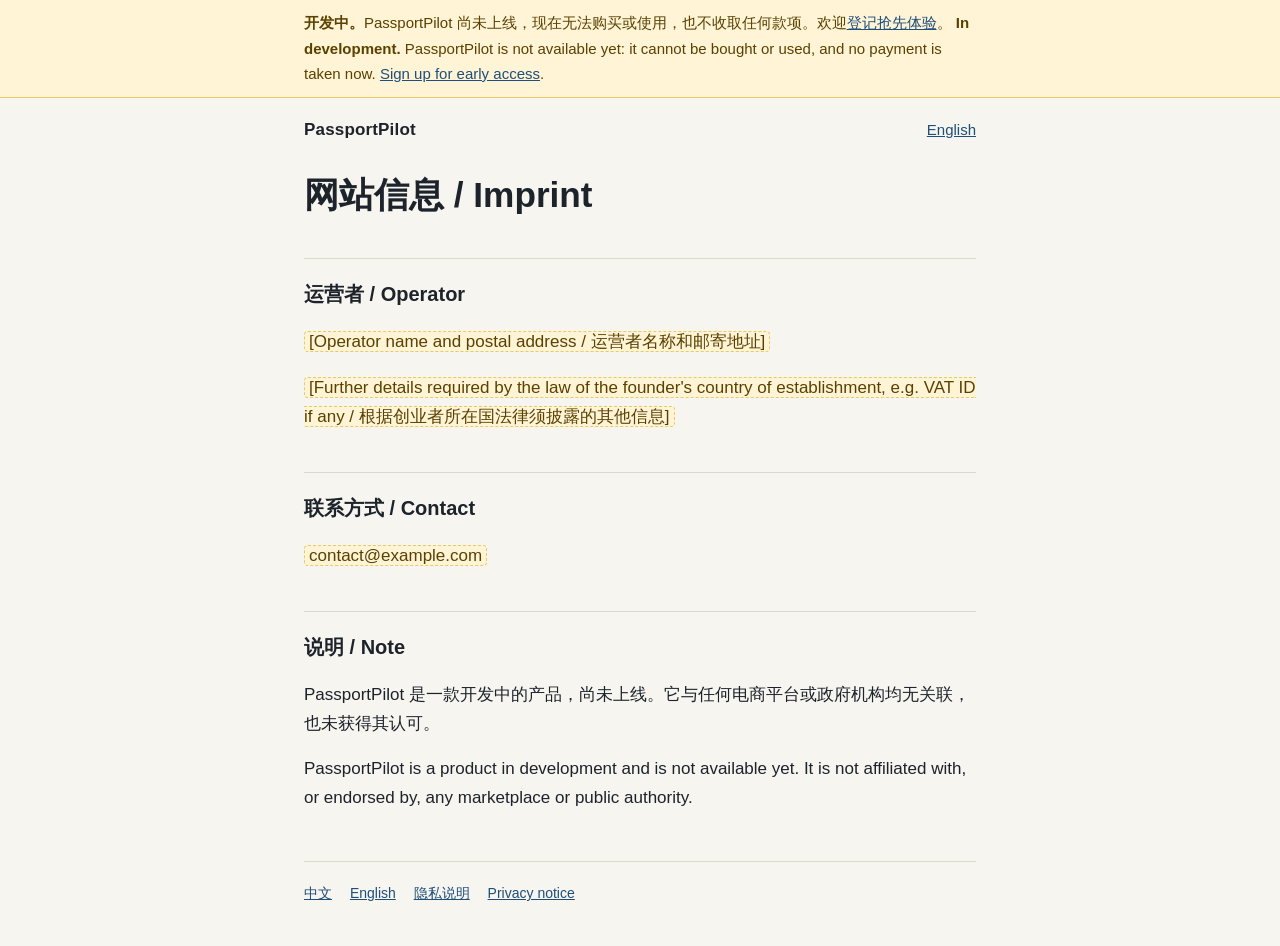
<file: site/imprint.html>
<!doctype html>
<html lang="zh-CN">
<head>
<meta charset="utf-8">
<meta name="viewport" content="width=device-width, initial-scale=1">
<title>PassportPilot：网站信息 / Imprint</title><!-- zh-check -->
<link rel="stylesheet" href="style.css">
</head>
<body>
<!-- DRAFT (FD.2, 2026-10-05). Imprint placeholder, bilingual on one page. The founder fills
     it at FD.3 with what the law of their country of establishment requires (for example, a
     German "Impressum" under § 5 DDG). No personal data is written here by the loop. -->

<div class="status">
  <div class="wrap">
    <strong>开发中。</strong>PassportPilot 尚未上线，现在无法购买或使用，也不收取任何款项。欢迎<a href="index.html#early-access">登记抢先体验</a>。<!-- zh-check -->
    <span lang="en"><strong>In development.</strong> PassportPilot is not available yet: it cannot be bought or used, and no payment is taken now. <a href="en/index.html#early-access">Sign up for early access</a>.</span>
  </div>
</div>

<div class="wrap">
<header class="top">
  <a class="brand" href="./">PassportPilot</a>
  <a class="lang" href="en/index.html" hreflang="en" lang="en">English</a>
</header>

<main>
<h1>网站信息 <span lang="en">/ Imprint</span></h1><!-- zh-check -->

<h2>运营者 <span lang="en">/ Operator</span></h2><!-- zh-check -->
<p><span class="placeholder">[Operator name and postal address / 运营者名称和邮寄地址]</span></p>
<p><span class="placeholder">[Further details required by the law of the founder's country of establishment, e.g. VAT ID if any / 根据创业者所在国法律须披露的其他信息]</span></p>

<h2>联系方式 <span lang="en">/ Contact</span></h2><!-- zh-check -->
<p><span class="placeholder">contact@example.com</span></p>

<h2>说明 <span lang="en">/ Note</span></h2><!-- zh-check -->
<p>PassportPilot 是一款开发中的产品，尚未上线。它与任何电商平台或政府机构均无关联，也未获得其认可。</p><!-- zh-check -->
<p lang="en">PassportPilot is a product in development and is not available yet. It is not
affiliated with, or endorsed by, any marketplace or public authority.</p>
</main>

<footer>
  <nav>
    <a href="./">中文</a>
    <a href="en/index.html" hreflang="en" lang="en">English</a>
    <a href="privacy.html">隐私说明</a><!-- zh-check -->
    <a href="en/privacy.html" lang="en">Privacy notice</a>
  </nav>
</footer>
</div>
</body>
</html>
</file>
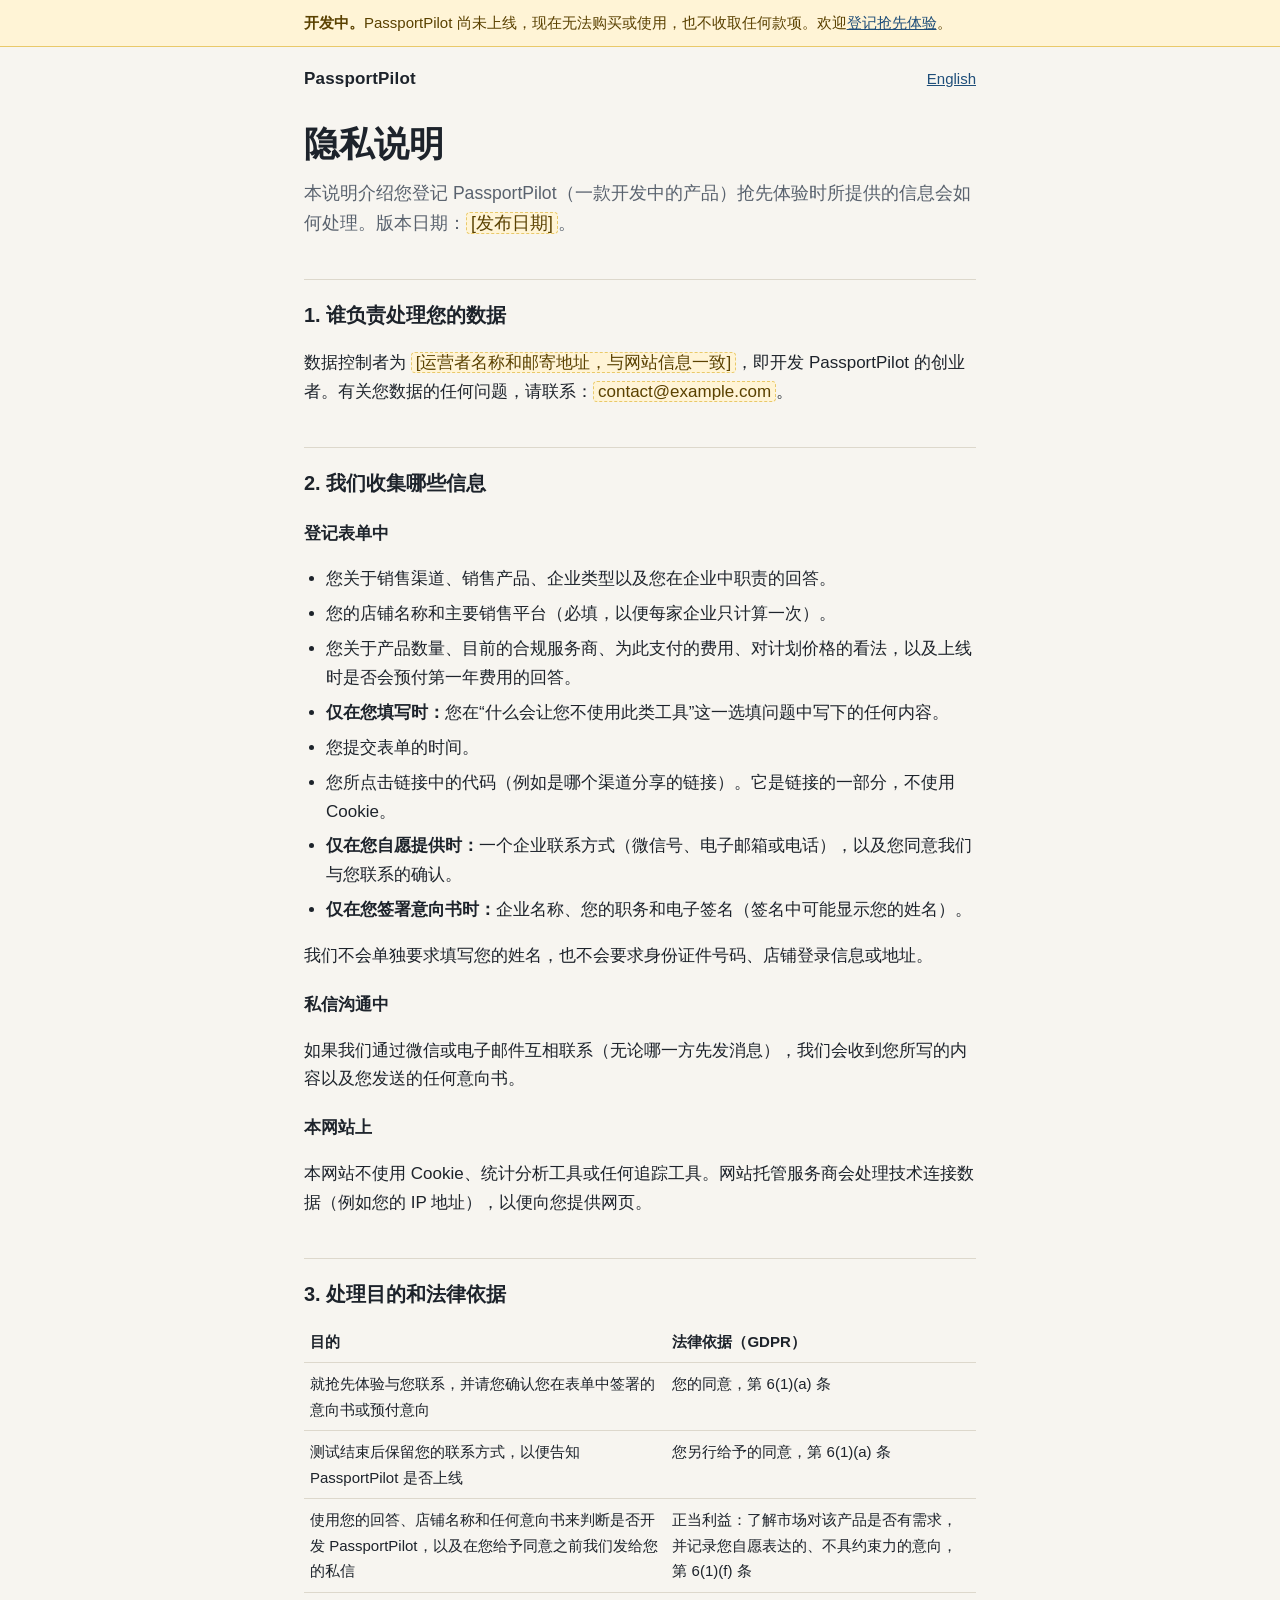
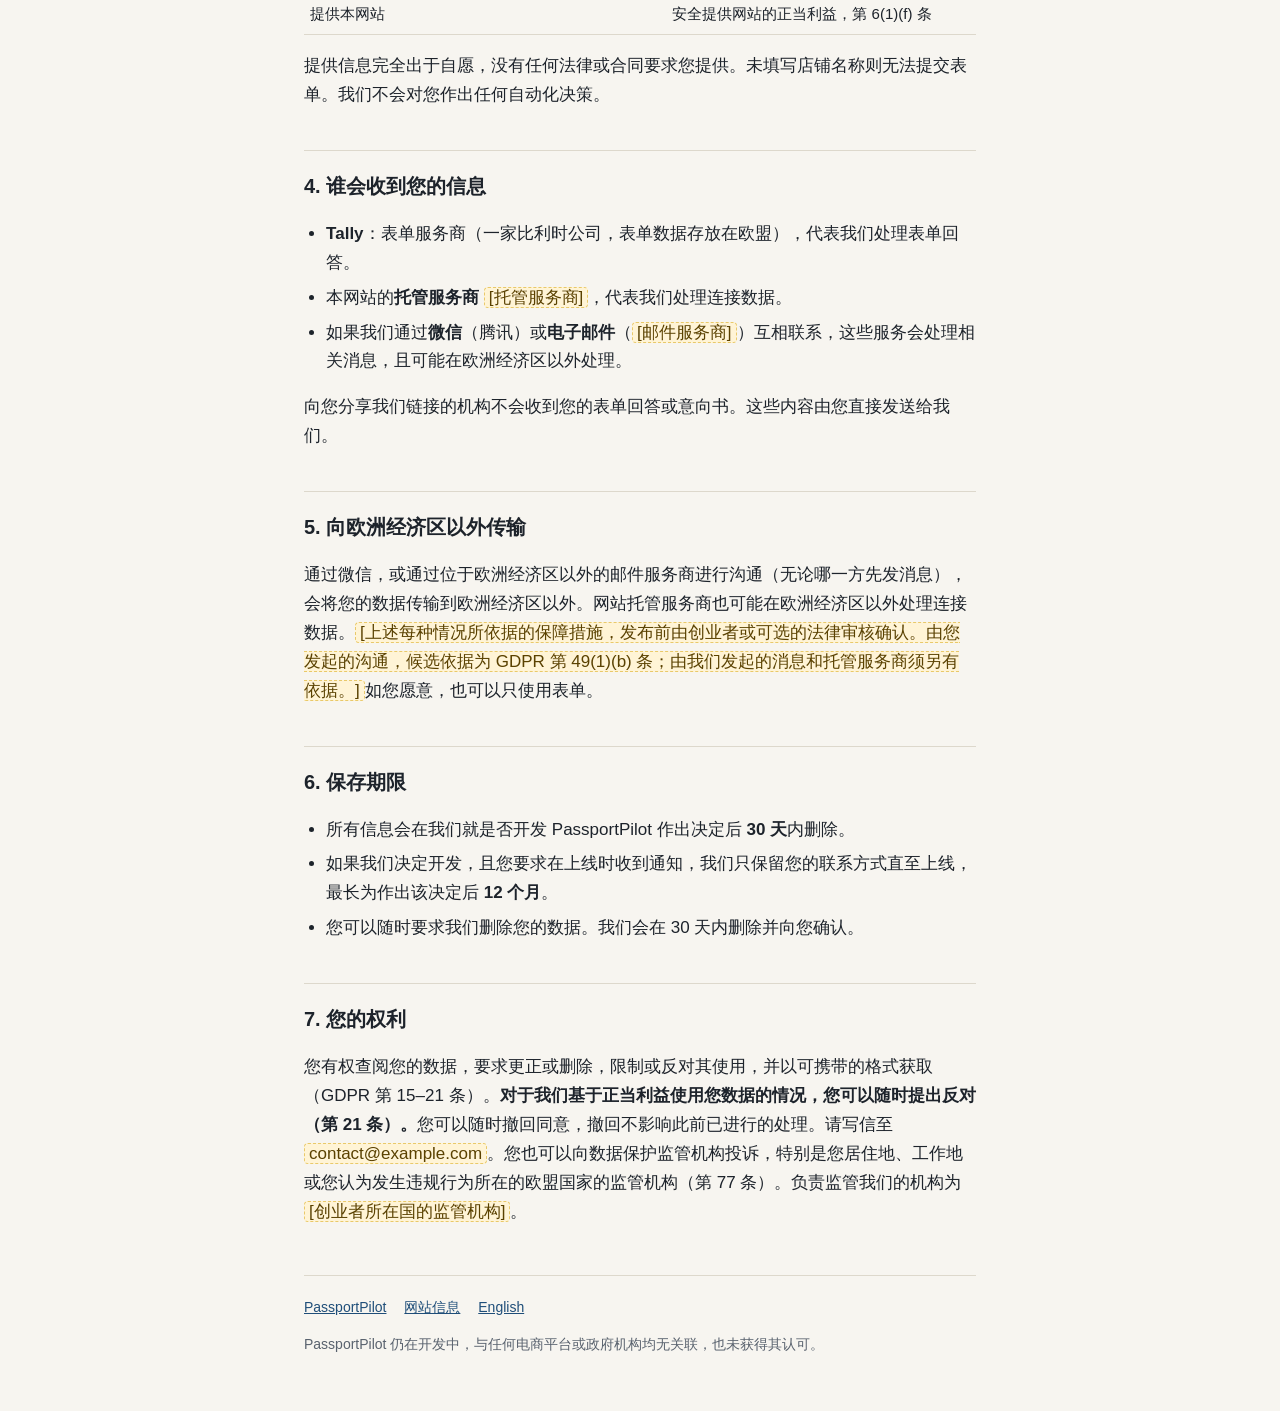
<file: site/privacy.html>
<!doctype html>
<html lang="zh-CN">
<head>
<meta charset="utf-8">
<meta name="viewport" content="width=device-width, initial-scale=1">
<title>PassportPilot：隐私说明</title><!-- zh-check -->
<link rel="stylesheet" href="style.css">
<link rel="alternate" hreflang="en" href="en/privacy.html">
</head>
<body>
<!-- DRAFT (FD.2, 2026-10-05). Simplified Chinese version of en/privacy.html; it must say the
     same. Every element marked zh-check needs a native speaker's review (FD.3). The English
     version is the reference for legal terms. Placeholders are filled by the founder at FD.3. -->

<div class="status">
  <div class="wrap">
    <strong>开发中。</strong>PassportPilot 尚未上线，现在无法购买或使用，也不收取任何款项。欢迎<a href="index.html#early-access">登记抢先体验</a>。<!-- zh-check -->
  </div>
</div>

<div class="wrap">
<header class="top">
  <a class="brand" href="./">PassportPilot</a>
  <a class="lang" href="en/privacy.html" hreflang="en" lang="en">English</a>
</header>

<main>
<h1>隐私说明</h1><!-- zh-check -->
<p class="lead">本说明介绍您登记 PassportPilot（一款开发中的产品）抢先体验时所提供的信息会如何处理。版本日期：<span class="placeholder">[发布日期]</span>。</p><!-- zh-check -->

<h2>1. 谁负责处理您的数据</h2><!-- zh-check -->
<p>数据控制者为 <span class="placeholder">[运营者名称和邮寄地址，与网站信息一致]</span>，即开发 PassportPilot 的创业者。有关您数据的任何问题，请联系：<span class="placeholder">contact@example.com</span>。</p><!-- zh-check -->

<h2>2. 我们收集哪些信息</h2><!-- zh-check -->
<h3>登记表单中</h3><!-- zh-check -->
<ul class="plain">
  <li>您关于销售渠道、销售产品、企业类型以及您在企业中职责的回答。</li><!-- zh-check -->
  <li>您的店铺名称和主要销售平台（必填，以便每家企业只计算一次）。</li><!-- zh-check -->
  <li>您关于产品数量、目前的合规服务商、为此支付的费用、对计划价格的看法，以及上线时是否会预付第一年费用的回答。</li><!-- zh-check -->
  <li><strong>仅在您填写时：</strong>您在“什么会让您不使用此类工具”这一选填问题中写下的任何内容。</li><!-- zh-check -->
  <li>您提交表单的时间。</li><!-- zh-check -->
  <li>您所点击链接中的代码（例如是哪个渠道分享的链接）。它是链接的一部分，不使用 Cookie。</li><!-- zh-check -->
  <li><strong>仅在您自愿提供时：</strong>一个企业联系方式（微信号、电子邮箱或电话），以及您同意我们与您联系的确认。</li><!-- zh-check -->
  <li><strong>仅在您签署意向书时：</strong>企业名称、您的职务和电子签名（签名中可能显示您的姓名）。</li><!-- zh-check -->
</ul>
<p>我们不会单独要求填写您的姓名，也不会要求身份证件号码、店铺登录信息或地址。</p><!-- zh-check -->
<h3>私信沟通中</h3><!-- zh-check -->
<p>如果我们通过微信或电子邮件互相联系（无论哪一方先发消息），我们会收到您所写的内容以及您发送的任何意向书。</p><!-- zh-check -->
<h3>本网站上</h3><!-- zh-check -->
<p>本网站不使用 Cookie、统计分析工具或任何追踪工具。网站托管服务商会处理技术连接数据（例如您的 IP 地址），以便向您提供网页。</p><!-- zh-check -->

<h2>3. 处理目的和法律依据</h2><!-- zh-check -->
<div class="table-scroll">
<table class="plain">
  <tr><th>目的</th><th>法律依据（GDPR）</th></tr><!-- zh-check -->
  <tr><td>就抢先体验与您联系，并请您确认您在表单中签署的意向书或预付意向</td><td>您的同意，第 6(1)(a) 条</td></tr><!-- zh-check -->
  <tr><td>测试结束后保留您的联系方式，以便告知 PassportPilot 是否上线</td><td>您另行给予的同意，第 6(1)(a) 条</td></tr><!-- zh-check -->
  <tr><td>使用您的回答、店铺名称和任何意向书来判断是否开发 PassportPilot，以及在您给予同意之前我们发给您的私信</td>
    <td>正当利益：了解市场对该产品是否有需求，并记录您自愿表达的、不具约束力的意向，第 6(1)(f) 条</td></tr><!-- zh-check -->
  <tr><td>提供本网站</td><td>安全提供网站的正当利益，第 6(1)(f) 条</td></tr><!-- zh-check -->
</table>
</div>
<p>提供信息完全出于自愿，没有任何法律或合同要求您提供。未填写店铺名称则无法提交表单。我们不会对您作出任何自动化决策。</p><!-- zh-check -->

<h2>4. 谁会收到您的信息</h2><!-- zh-check -->
<ul class="plain">
  <li><strong>Tally</strong>：表单服务商（一家比利时公司，表单数据存放在欧盟），代表我们处理表单回答。</li><!-- zh-check -->
  <li>本网站的<strong>托管服务商</strong> <span class="placeholder">[托管服务商]</span>，代表我们处理连接数据。</li><!-- zh-check -->
  <li>如果我们通过<strong>微信</strong>（腾讯）或<strong>电子邮件</strong>（<span class="placeholder">[邮件服务商]</span>）互相联系，这些服务会处理相关消息，且可能在欧洲经济区以外处理。</li><!-- zh-check -->
</ul>
<p>向您分享我们链接的机构不会收到您的表单回答或意向书。这些内容由您直接发送给我们。</p><!-- zh-check -->

<h2>5. 向欧洲经济区以外传输</h2><!-- zh-check -->
<p>通过微信，或通过位于欧洲经济区以外的邮件服务商进行沟通（无论哪一方先发消息），会将您的数据传输到欧洲经济区以外。网站托管服务商也可能在欧洲经济区以外处理连接数据。<span class="placeholder">[上述每种情况所依据的保障措施，发布前由创业者或可选的法律审核确认。由您发起的沟通，候选依据为 GDPR 第 49(1)(b) 条；由我们发起的消息和托管服务商须另有依据。]</span>如您愿意，也可以只使用表单。</p><!-- zh-check -->

<h2>6. 保存期限</h2><!-- zh-check -->
<ul class="plain">
  <li>所有信息会在我们就是否开发 PassportPilot 作出决定后 <strong>30 天</strong>内删除。</li><!-- zh-check -->
  <li>如果我们决定开发，且您要求在上线时收到通知，我们只保留您的联系方式直至上线，最长为作出该决定后 <strong>12 个月</strong>。</li><!-- zh-check -->
  <li>您可以随时要求我们删除您的数据。我们会在 30 天内删除并向您确认。</li><!-- zh-check -->
</ul>

<h2>7. 您的权利</h2><!-- zh-check -->
<p>您有权查阅您的数据，要求更正或删除，限制或反对其使用，并以可携带的格式获取（GDPR 第 15–21 条）。<strong>对于我们基于正当利益使用您数据的情况，您可以随时提出反对（第 21 条）。</strong>您可以随时撤回同意，撤回不影响此前已进行的处理。请写信至 <span class="placeholder">contact@example.com</span>。您也可以向数据保护监管机构投诉，特别是您居住地、工作地或您认为发生违规行为所在的欧盟国家的监管机构（第 77 条）。负责监管我们的机构为 <span class="placeholder">[创业者所在国的监管机构]</span>。</p><!-- zh-check -->
</main>

<footer>
  <nav>
    <a href="./">PassportPilot</a>
    <a href="imprint.html">网站信息</a><!-- zh-check -->
    <a href="en/privacy.html" hreflang="en" lang="en">English</a>
  </nav>
  <p>PassportPilot 仍在开发中，与任何电商平台或政府机构均无关联，也未获得其认可。</p><!-- zh-check -->
</footer>
</div>
</body>
</html>
</file>
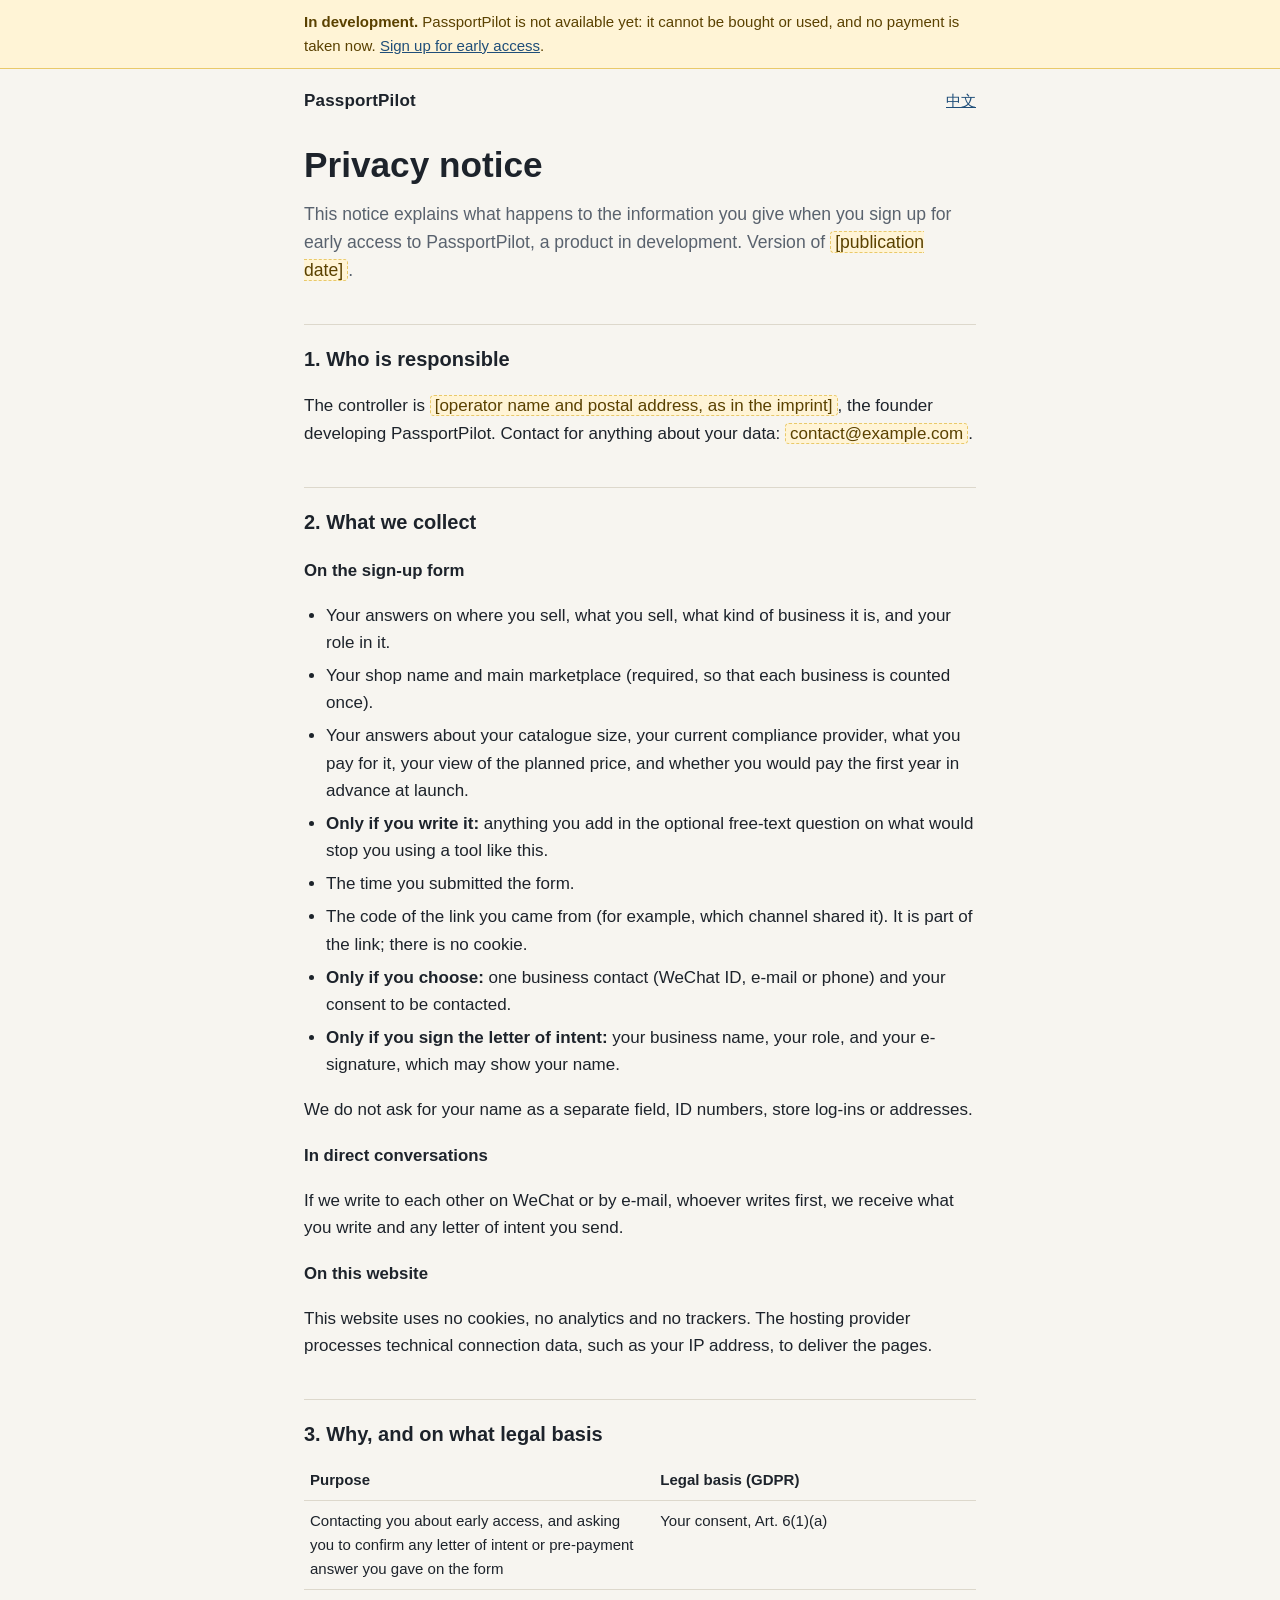
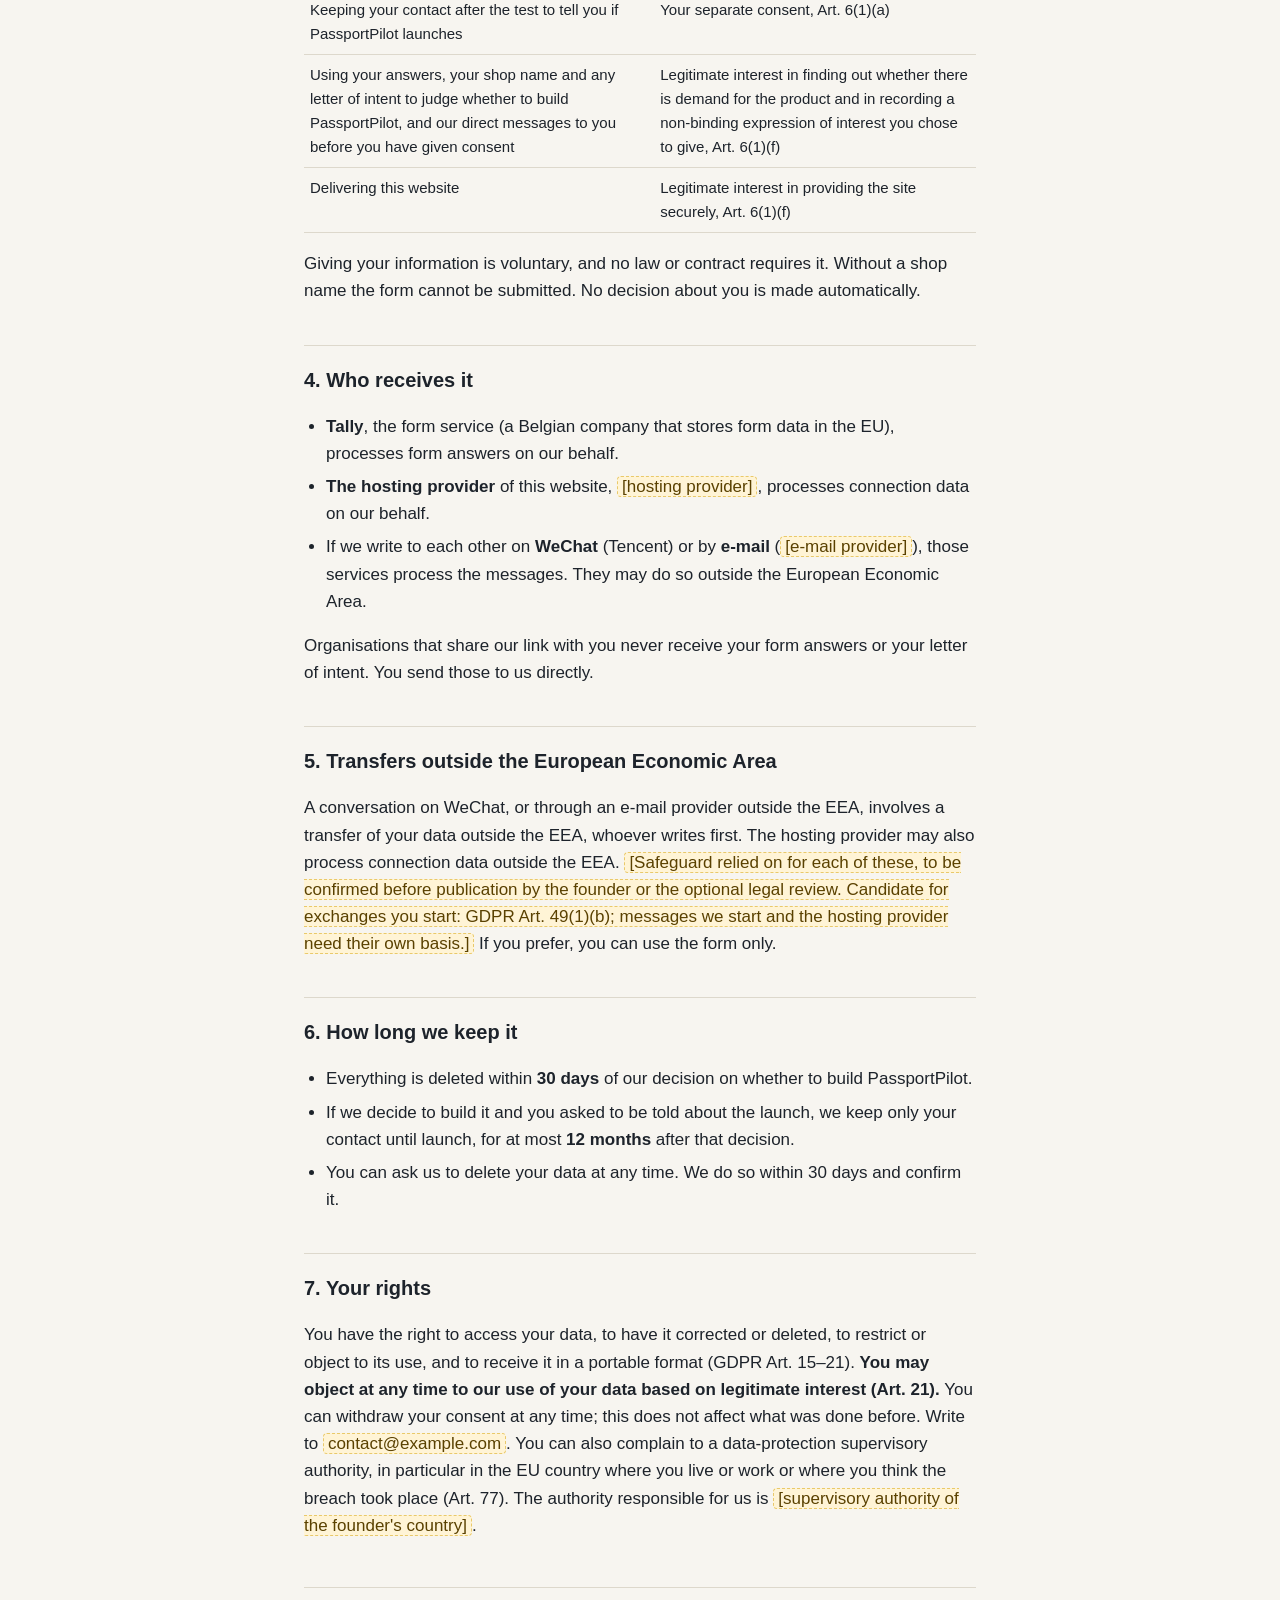
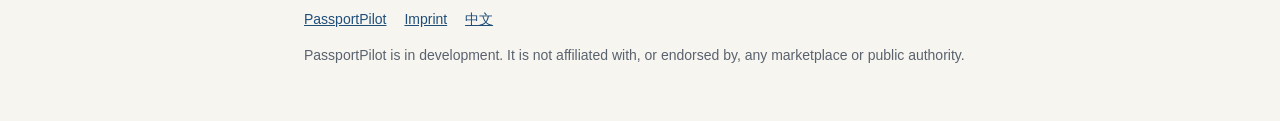
<file: site/en/privacy.html>
<!doctype html>
<html lang="en">
<head>
<meta charset="utf-8">
<meta name="viewport" content="width=device-width, initial-scale=1">
<title>PassportPilot — privacy notice</title>
<link rel="stylesheet" href="../style.css">
<link rel="alternate" hreflang="zh-CN" href="../privacy.html">
</head>
<body>
<!-- DRAFT (FD.2, 2026-10-05). GDPR Art. 13 notice for the early-access sign-up; follows
     PREREG-F §6. Placeholders (class="placeholder") are filled by the founder at FD.3.
     The transfer safeguard in §5 is a candidate, for the optional legal review (PREREG-F §5.4). -->

<div class="status">
  <div class="wrap">
    <strong>In development.</strong> PassportPilot is not available yet: it cannot be bought
    or used, and no payment is taken now. <a href="index.html#early-access">Sign up for early access</a>.
  </div>
</div>

<div class="wrap">
<header class="top">
  <a class="brand" href="./">PassportPilot</a>
  <a class="lang" href="../privacy.html" hreflang="zh-CN" lang="zh-CN">中文</a>
</header>

<main>
<h1>Privacy notice</h1>
<p class="lead">This notice explains what happens to the information you give when you sign
up for early access to PassportPilot, a product in development. Version of
<span class="placeholder">[publication date]</span>.</p>

<h2>1. Who is responsible</h2>
<p>The controller is <span class="placeholder">[operator name and postal address, as in the
imprint]</span>, the founder developing PassportPilot. Contact for anything about your data:
<span class="placeholder">contact@example.com</span>.</p>

<h2>2. What we collect</h2>
<h3>On the sign-up form</h3>
<ul class="plain">
  <li>Your answers on where you sell, what you sell, what kind of business it is, and your
    role in it.</li>
  <li>Your shop name and main marketplace (required, so that each business is counted once).</li>
  <li>Your answers about your catalogue size, your current compliance provider, what you pay
    for it, your view of the planned price, and whether you would pay the first year in
    advance at launch.</li>
  <li><strong>Only if you write it:</strong> anything you add in the optional free-text
    question on what would stop you using a tool like this.</li>
  <li>The time you submitted the form.</li>
  <li>The code of the link you came from (for example, which channel shared it). It is part
    of the link; there is no cookie.</li>
  <li><strong>Only if you choose:</strong> one business contact (WeChat ID, e-mail or phone)
    and your consent to be contacted.</li>
  <li><strong>Only if you sign the letter of intent:</strong> your business name, your role,
    and your e-signature, which may show your name.</li>
</ul>
<p>We do not ask for your name as a separate field, ID numbers, store log-ins or addresses.</p>
<h3>In direct conversations</h3>
<p>If we write to each other on WeChat or by e-mail, whoever writes first, we receive what
you write and any letter of intent you send.</p>
<h3>On this website</h3>
<p>This website uses no cookies, no analytics and no trackers. The hosting provider
processes technical connection data, such as your IP address, to deliver the pages.</p>

<h2>3. Why, and on what legal basis</h2>
<div class="table-scroll">
<table class="plain">
  <tr><th>Purpose</th><th>Legal basis (GDPR)</th></tr>
  <tr><td>Contacting you about early access, and asking you to confirm any letter of intent
    or pre-payment answer you gave on the form</td><td>Your consent, Art. 6(1)(a)</td></tr>
  <tr><td>Keeping your contact after the test to tell you if PassportPilot launches</td><td>Your separate consent, Art. 6(1)(a)</td></tr>
  <tr><td>Using your answers, your shop name and any letter of intent to judge whether to
    build PassportPilot, and our direct messages to you before you have given consent</td>
    <td>Legitimate interest in finding out whether there is demand for the product and in
    recording a non-binding expression of interest you chose to give, Art. 6(1)(f)</td></tr>
  <tr><td>Delivering this website</td><td>Legitimate interest in providing the site securely, Art. 6(1)(f)</td></tr>
</table>
</div>
<p>Giving your information is voluntary, and no law or contract requires it. Without a shop
name the form cannot be submitted. No decision about you is made automatically.</p>

<h2>4. Who receives it</h2>
<ul class="plain">
  <li><strong>Tally</strong>, the form service (a Belgian company that stores form data in
    the EU), processes form answers on our behalf.</li>
  <li><strong>The hosting provider</strong> of this website,
    <span class="placeholder">[hosting provider]</span>, processes connection data on our behalf.</li>
  <li>If we write to each other on <strong>WeChat</strong> (Tencent) or by <strong>e-mail</strong>
    (<span class="placeholder">[e-mail provider]</span>), those services process the messages.
    They may do so outside the European Economic Area.</li>
</ul>
<p>Organisations that share our link with you never receive your form answers or your letter
of intent. You send those to us directly.</p>

<h2>5. Transfers outside the European Economic Area</h2>
<p>A conversation on WeChat, or through an e-mail provider outside the EEA, involves a
transfer of your data outside the EEA, whoever writes first. The hosting provider may also
process connection data outside the EEA. <span class="placeholder">[Safeguard relied on for
each of these, to be confirmed before publication by the founder or the optional legal
review. Candidate for exchanges you start: GDPR Art. 49(1)(b); messages we start and the
hosting provider need their own basis.]</span> If you prefer, you can use the form only.</p>

<h2>6. How long we keep it</h2>
<ul class="plain">
  <li>Everything is deleted within <strong>30 days</strong> of our decision on whether to
    build PassportPilot.</li>
  <li>If we decide to build it and you asked to be told about the launch, we keep only your
    contact until launch, for at most <strong>12 months</strong> after that decision.</li>
  <li>You can ask us to delete your data at any time. We do so within 30 days and confirm it.</li>
</ul>

<h2>7. Your rights</h2>
<p>You have the right to access your data, to have it corrected or deleted, to restrict or
object to its use, and to receive it in a portable format (GDPR Art. 15–21).
<strong>You may object at any time to our use of your data based on legitimate interest
(Art. 21).</strong> You can
withdraw your consent at any time; this does not affect what was done before. Write to
<span class="placeholder">contact@example.com</span>. You can also complain to a data-protection
supervisory authority, in particular in the EU country where you live or work or where you
think the breach took place (Art. 77). The authority responsible for us is
<span class="placeholder">[supervisory authority of the founder's country]</span>.</p>
</main>

<footer>
  <nav>
    <a href="./">PassportPilot</a>
    <a href="../imprint.html">Imprint</a>
    <a href="../privacy.html" hreflang="zh-CN" lang="zh-CN">中文</a>
  </nav>
  <p>PassportPilot is in development. It is not affiliated with, or endorsed by, any
  marketplace or public authority.</p>
</footer>
</div>
</body>
</html>
</file>
<file: site/style.css>
/* PassportPilot fake-door page. Plain CSS, system fonts only (no web-font requests:
   third-party font hosts are slow or blocked in mainland China, and they would be a
   third-party request; CLAUDE.md style rule). */

:root {
  --paper: #f7f5f0;
  --card: #ffffff;
  --ink: #1d232b;
  --muted: #59626e;
  --rule: #ddd8cc;
  --accent: #1f4e79;
  --accent-ink: #ffffff;
  --note-bg: #fff4d6;
  --note-ink: #5a4100;
  --note-rule: #e9c96a;
  --radius: 10px;
  --measure: 44rem;
  font-family: "PingFang SC", "Hiragino Sans GB", "Microsoft YaHei", "Noto Sans CJK SC",
    "Source Han Sans SC", -apple-system, "Segoe UI", Roboto, Helvetica, Arial, sans-serif;
}

@media (prefers-color-scheme: dark) {
  :root {
    --paper: #14181d;
    --card: #1c2128;
    --ink: #e6e8eb;
    --muted: #a3abb5;
    --rule: #333b45;
    --accent: #7fb0e0;
    --accent-ink: #0d1117;
    --note-bg: #3a2f12;
    --note-ink: #f3dc9b;
    --note-rule: #7a6224;
  }
}

* { box-sizing: border-box; }

html { -webkit-text-size-adjust: 100%; }

body {
  margin: 0;
  background: var(--paper);
  color: var(--ink);
  line-height: 1.7;
  font-size: 17px;
}

:lang(en) body, body:lang(en) { line-height: 1.6; }

a { color: var(--accent); }

.wrap {
  max-width: var(--measure);
  margin: 0 auto;
  padding: 0 16px;
}

/* Status strip: the early-access wording of PREREG-F §1.3, on every page. */
.status {
  background: var(--note-bg);
  color: var(--note-ink);
  border-bottom: 1px solid var(--note-rule);
  font-size: 15px;
  padding: 10px 0;
}
.status strong { font-weight: 700; }

header.top {
  display: flex;
  justify-content: space-between;
  align-items: baseline;
  gap: 12px;
  padding: 18px 0 0;
}
.brand { font-weight: 700; letter-spacing: 0.01em; color: var(--ink); text-decoration: none; }
.lang { font-size: 15px; }

h1 {
  font-size: clamp(1.6rem, 5vw, 2.2rem);
  line-height: 1.3;
  margin: 28px 0 12px;
}
h2 {
  font-size: 1.25rem;
  margin: 40px 0 10px;
  padding-top: 18px;
  border-top: 1px solid var(--rule);
}
h3 { font-size: 1.05rem; margin: 20px 0 6px; }

.lead { font-size: 1.1rem; color: var(--muted); margin: 0 0 20px; }

ol.outputs, ul.plain { padding-left: 1.3em; }
ol.outputs li, ul.plain li { margin: 6px 0; }

.steps {
  counter-reset: step;
  list-style: none;
  padding: 0;
}
.steps li {
  counter-increment: step;
  position: relative;
  padding-left: 2.4em;
  margin: 12px 0;
}
.steps li::before {
  content: counter(step);
  position: absolute;
  left: 0;
  top: 0.15em;
  width: 1.7em;
  height: 1.7em;
  border-radius: 50%;
  border: 1.5px solid var(--accent);
  color: var(--accent);
  font-weight: 700;
  font-size: 0.9em;
  text-align: center;
  line-height: 1.6em;
}

.not-list li { list-style: none; position: relative; padding-left: 1.4em; }
.not-list { padding-left: 0; }
.not-list li::before { content: "✕"; position: absolute; left: 0; color: var(--muted); }

.price {
  background: var(--card);
  border: 1px solid var(--rule);
  border-radius: var(--radius);
  padding: 20px;
  margin: 16px 0;
}
.price .figure { font-size: 1.6rem; font-weight: 700; margin: 0; }
.price .figure small { font-size: 1rem; font-weight: 400; color: var(--muted); }
.price p { margin: 8px 0; }
.price .fine { font-size: 15px; color: var(--muted); }

.cta {
  background: var(--card);
  border: 1px solid var(--rule);
  border-radius: var(--radius);
  padding: 20px;
  margin: 16px 0;
}
.button {
  display: inline-block;
  background: var(--accent);
  color: var(--accent-ink);
  text-decoration: none;
  font-weight: 700;
  padding: 12px 22px;
  border-radius: 8px;
  margin: 6px 0 10px;
}
.button:focus-visible, a:focus-visible { outline: 3px solid var(--note-rule); outline-offset: 2px; }
.fine { font-size: 15px; color: var(--muted); }

.sources { font-size: 14px; color: var(--muted); }
.sources li { margin: 4px 0; }

dl.faq dt { font-weight: 700; margin-top: 16px; }
dl.faq dd { margin: 4px 0 0; }

footer {
  margin: 48px 0 0;
  padding: 20px 0 40px;
  border-top: 1px solid var(--rule);
  font-size: 14px;
  color: var(--muted);
}
footer nav a { margin-right: 14px; }

.placeholder {
  background: var(--note-bg);
  color: var(--note-ink);
  border: 1px dashed var(--note-rule);
  padding: 0 4px;
  border-radius: 4px;
}

table.plain { border-collapse: collapse; width: 100%; font-size: 15px; }
table.plain th, table.plain td {
  text-align: left;
  vertical-align: top;
  border-bottom: 1px solid var(--rule);
  padding: 8px 6px;
}
.table-scroll { overflow-x: auto; }
</file>
